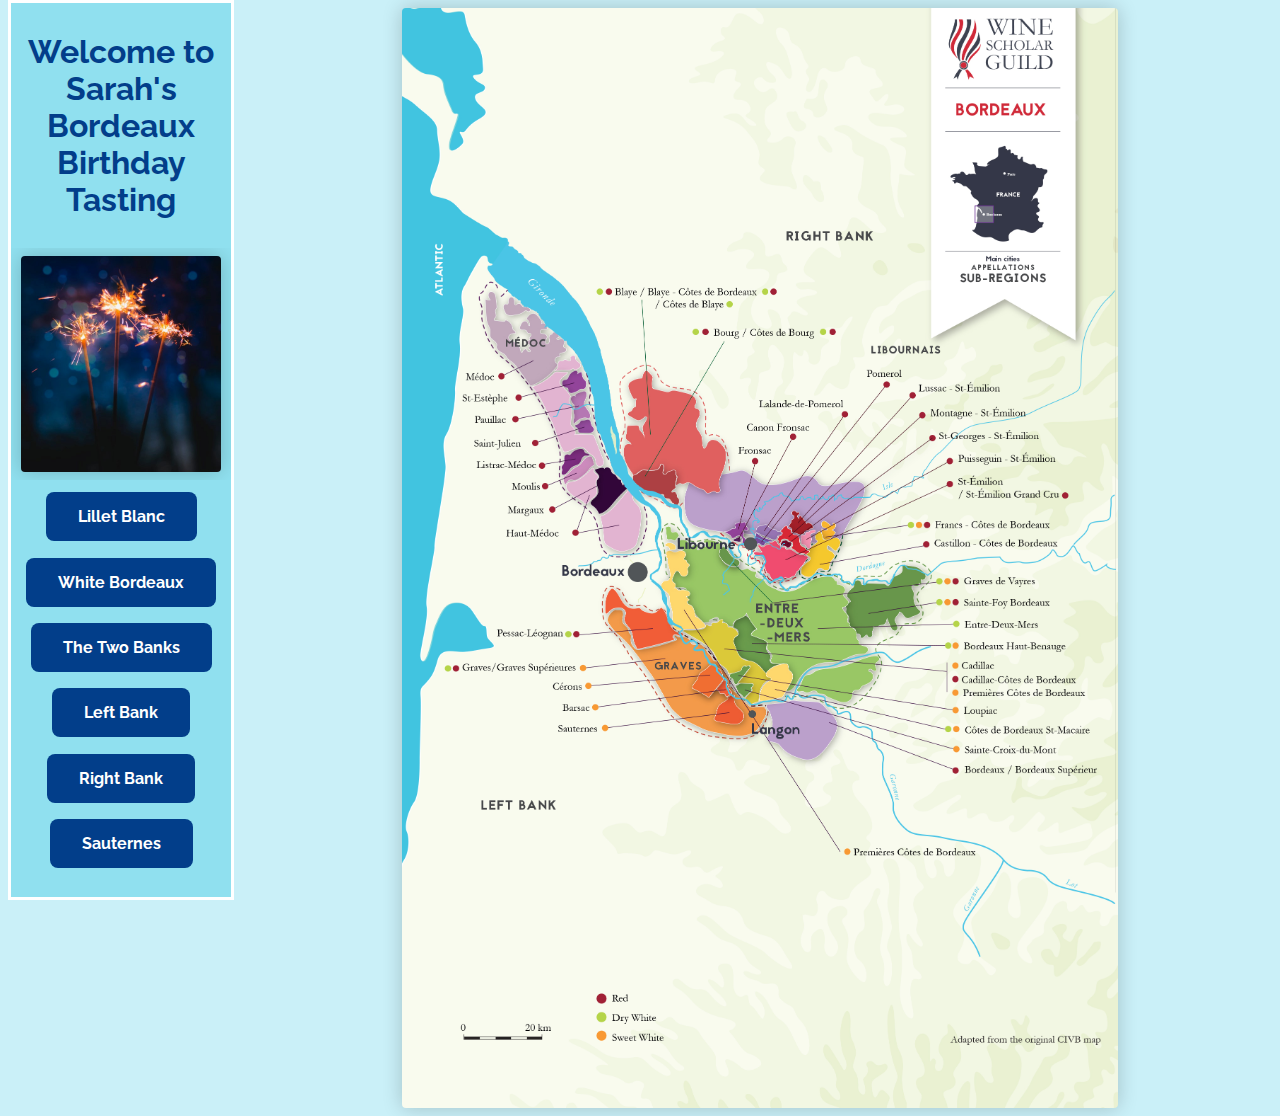
<file: index.html>
<!DOCTYPE html>
<html lang="en">
<head>
    <meta charset="UTF-8">
    <meta name="viewport" content="width=device-width, initial-scale=1.0">
    <title>Birthday Tasting</title>
    <link href="style.css" rel="stylesheet"/>
    <link href="https://fonts.googleapis.com/css2?family=Raleway:wght@300&display=swap" rel="stylesheet">
</head>
<body>
    <section class="sidebar">
        <img id= "birthday" src="BirthdayCandle.jpg" alt="Birthday sparklers">
        <header>
            <h1>Welcome to Sarah's Bordeaux Birthday Tasting</h1>
        </header>
        <nav>
            <!-- <a href="index.html">Home</a> -->
            <a href="lillet.html">Lillet Blanc</a>
            <a href="white.html">White Bordeaux</a>
            <a href="twobanks.html">The Two Banks</a>
            <a href="left.html">Left Bank</a>
            <a href="right.html">Right Bank</a>
            <a href="sauternes.html">Sauternes</a>
        </nav>
    </section>
    <main>
        <img id=bordeauxMap src="WSG_Bordeaux_map.jpg" alt="Map of the Bordeaux Wine Regions">
    </main>
</body>
</html>
</file>
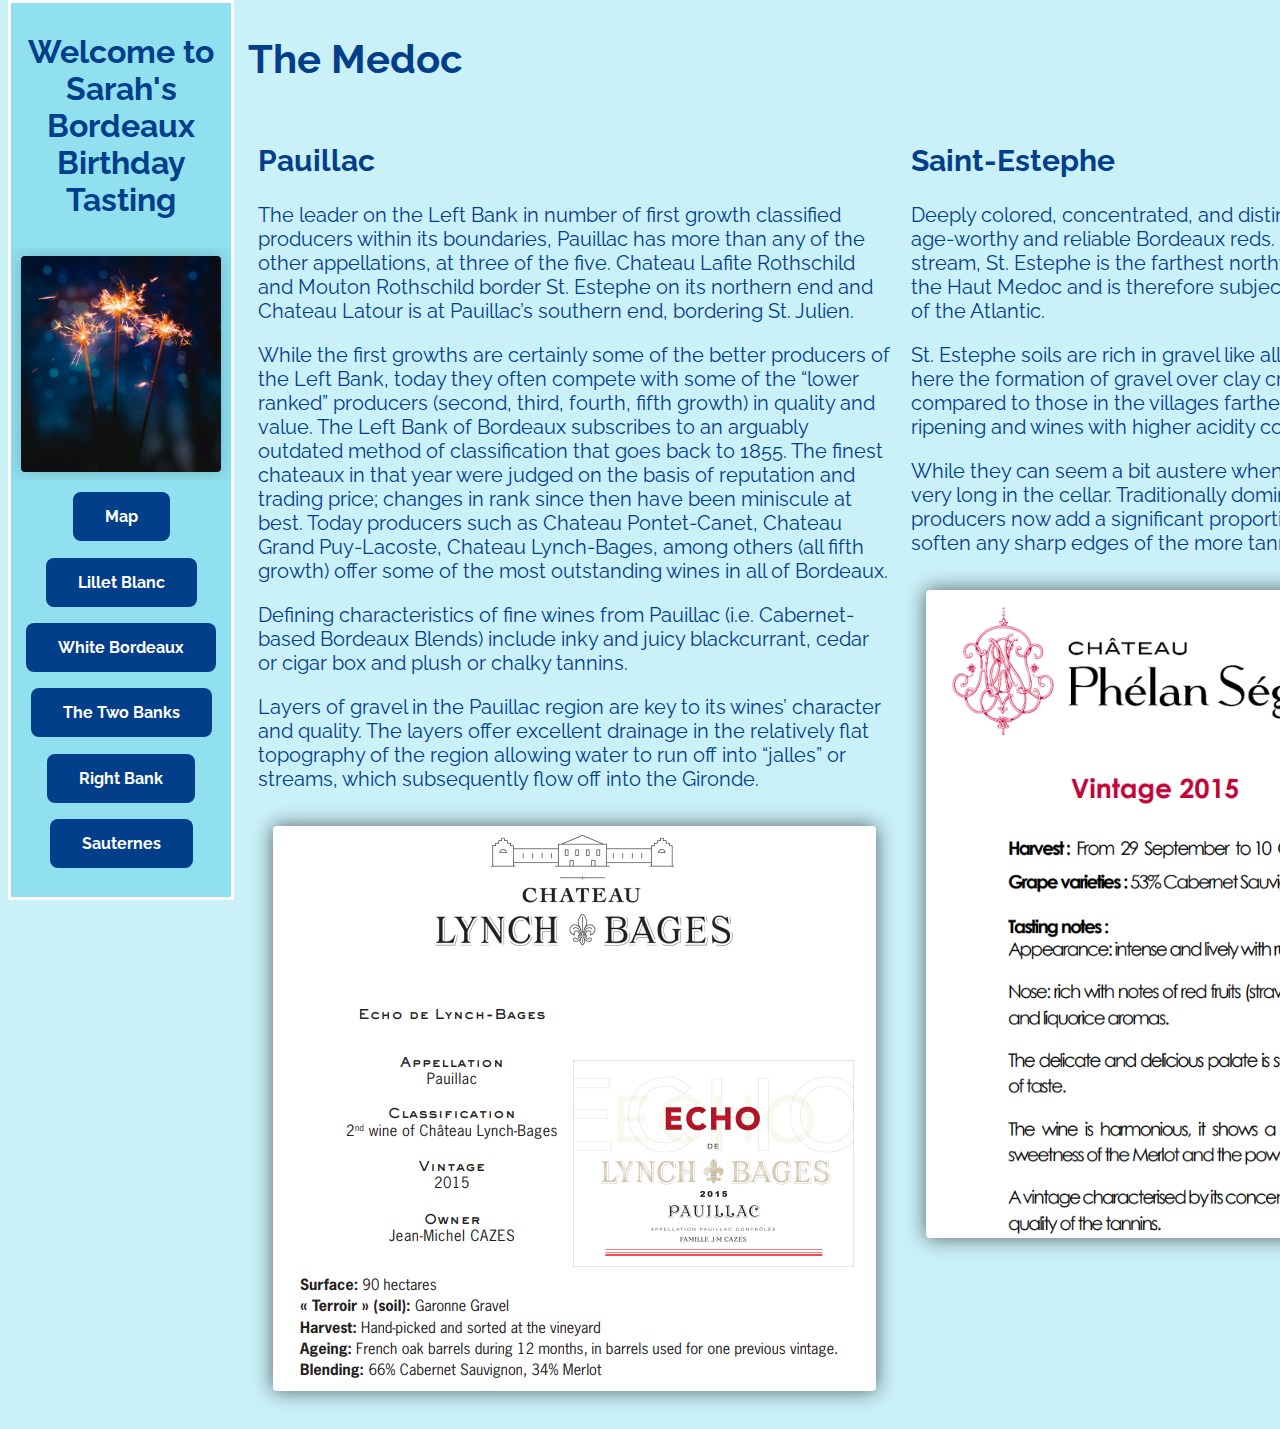
<file: left.html>
<!DOCTYPE html>
<html lang="en">
<head>
    <meta charset="UTF-8">
    <meta name="viewport" content="width=device-width, initial-scale=1.0">
    <title>Birthday Tasting</title>
    <link href="style.css" rel="stylesheet"/>
    <link href="https://fonts.googleapis.com/css2?family=Raleway:wght@300&display=swap" rel="stylesheet">
</head>
<body>
    <section class="sidebar">
        <img id= "birthday" src="BirthdayCandle.jpg" alt="Birthday sparklers">
        <header>
            <h1>Welcome to Sarah's Bordeaux Birthday Tasting</h1>
        </header>
        <nav>
            <a href="index.html">Map</a>
            <a href="lillet.html">Lillet Blanc</a>
            <a href="white.html">White Bordeaux</a>
            <a href="twobanks.html">The Two Banks</a>
            <!-- <a href="left.html">Left Bank</a> -->
            <a href="right.html">Right Bank</a>
            <a href="sauternes.html">Sauternes</a>
        </nav>
    </section>
    <main id="left">
        <h1 class="title">The Medoc</h1>
        <div id=pauillac>
            <h2>Pauillac</h2>
            <p>The leader on the Left Bank in number of first growth classified producers within its boundaries, Pauillac has more than any of the other appellations, at three of the five. Chateau Lafite Rothschild and Mouton Rothschild border St. Estephe on its northern end and Chateau Latour is at Pauillac’s southern end, bordering St. Julien.</p>
            <p>While the first growths are certainly some of the better producers of the Left Bank, today they often compete with some of the “lower ranked” producers (second, third, fourth, fifth growth) in quality and value. The Left Bank of Bordeaux subscribes to an arguably outdated method of classification that goes back to 1855. The finest chateaux in that year were judged on the basis of reputation and trading price; changes in rank since then have been miniscule at best. Today producers such as Chateau Pontet-Canet, Chateau Grand Puy-Lacoste, Chateau Lynch-Bages, among others (all fifth growth) offer some of the most outstanding wines in all of Bordeaux.</p>
            <p>Defining characteristics of fine wines from Pauillac (i.e. Cabernet-based Bordeaux Blends) include inky and juicy blackcurrant, cedar or cigar box and plush or chalky tannins.</p>
            <p>Layers of gravel in the Pauillac region are key to its wines’ character and quality. The layers offer excellent drainage in the relatively flat topography of the region allowing water to run off into “jalles” or streams, which subsequently flow off into the Gironde.</p>
            <img id="echo" src="echo.png" alt="Echo Info Sheet">
        </div>
        <div id=estephe>
            <h2>Saint-Estephe</h2>
            <p>Deeply colored, concentrated, and distinctive, St. Estephe is the go-to for great, age-worthy and reliable Bordeaux reds. Separated from Pauillac merely by a stream, St. Estephe is the farthest northwest of the highest classed villages of the Haut Medoc and is therefore subject to the most intense maritime influence of the Atlantic.</p>
            <p>St. Estephe soils are rich in gravel like all of the best sites of the Haut Medoc but here the formation of gravel over clay creates a cooler atmosphere for its vines compared to those in the villages farther downstream. This results in delayed ripening and wines with higher acidity compared to the other villages.</p>
            <p>While they can seem a bit austere when young, St. Estephe reds prove to live very long in the cellar. Traditionally dominated by Cabernet Sauvignon, many producers now add a significant proportion of Merlot to the blend, which will soften any sharp edges of the more tannic, Cabernet.</p>
            <img id="segur" src="segur.png" alt="Phelan Segur Info Sheet">
        </div>
    </main>
</body>
</html>
</file>
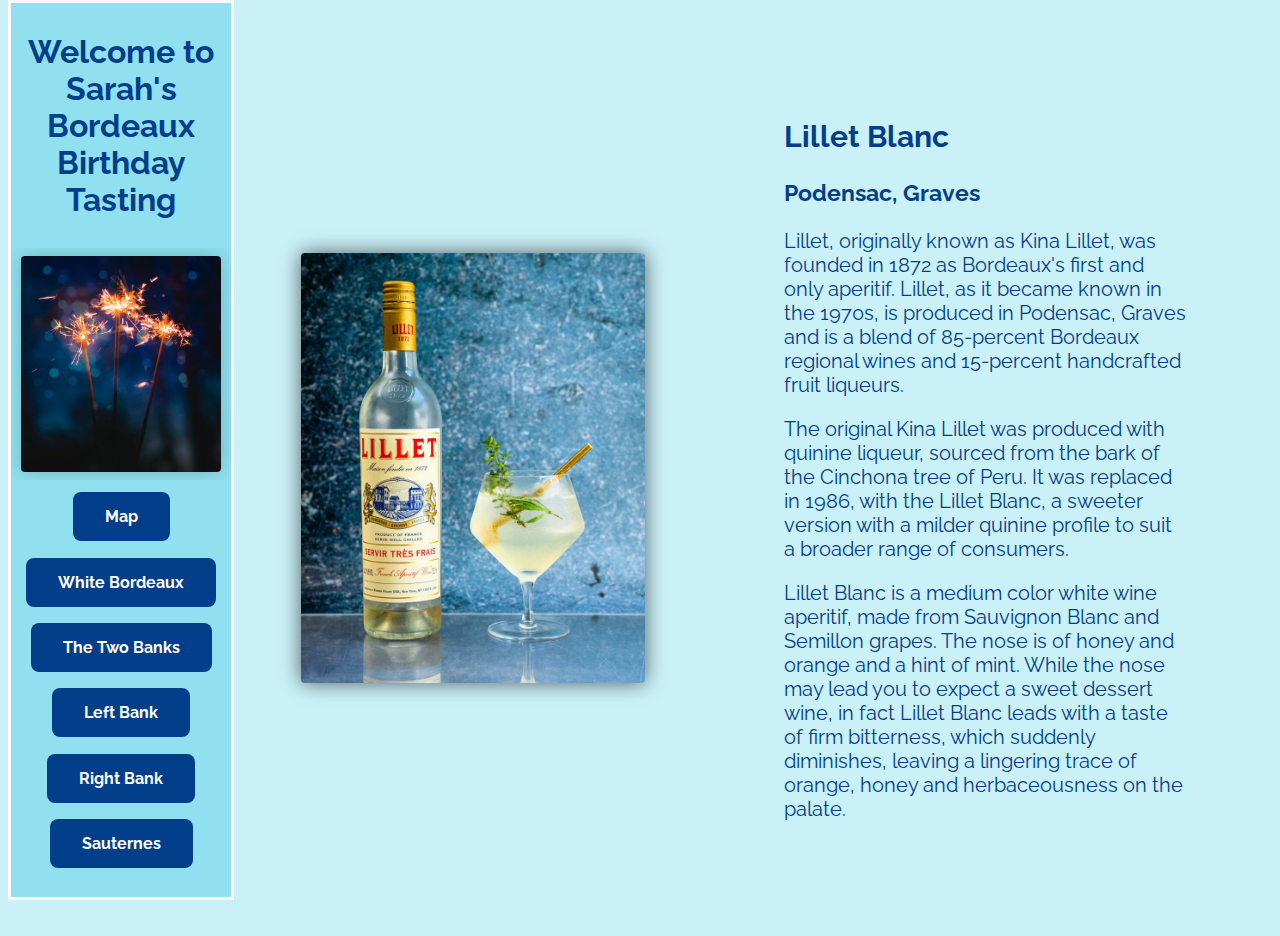
<file: lillet.html>
<!DOCTYPE html>
<html lang="en">
<head>
    <meta charset="UTF-8">
    <meta name="viewport" content="width=device-width, initial-scale=1.0">
    <title>Birthday Tasting</title>
    <link href="style.css" rel="stylesheet"/>
    <link href="https://fonts.googleapis.com/css2?family=Raleway:wght@300&display=swap" rel="stylesheet">
</head>
<body>
    <section class="sidebar">
        <img id= "birthday" src="BirthdayCandle.jpg" alt="Birthday sparklers">
        <header>
            <h1>Welcome to Sarah's Bordeaux Birthday Tasting</h1>
        </header>
        <nav>
            <a href="index.html">Map</a>
            <!-- <a href="lillet.html">Lillet Blanc</a> -->
            <a href="white.html">White Bordeaux</a>
            <a href="twobanks.html">The Two Banks</a>
            <a href="left.html">Left Bank</a>
            <a href="right.html">Right Bank</a>
            <a href="sauternes.html">Sauternes</a>
        </nav>
    </section>
    <main class="container">
        <div class="lillet">
            <h2>Lillet Blanc</h2>
            <h3>Podensac, Graves</h3>
            <p>Lillet, originally known as Kina Lillet, was founded in 1872 as Bordeaux's first and only aperitif. 
                Lillet, as it became known in the 1970s, is produced in Podensac, Graves and is a blend of 85-percent 
                Bordeaux regional wines and 15-percent handcrafted fruit liqueurs.</p>
            <p>The original Kina Lillet was produced with quinine liqueur, sourced from the bark of the Cinchona tree 
                of Peru. It was replaced in 1986, with the Lillet Blanc, a sweeter version with a milder quinine profile 
                to suit a broader range of consumers.</p>
            <p>Lillet Blanc is a medium color white wine aperitif, made from Sauvignon Blanc and Semillon 
                grapes. The nose is of honey and orange and a hint of mint. While the nose may lead you to expect 
                a sweet dessert wine, in fact Lillet Blanc leads with a taste of firm bitterness, which suddenly diminishes, 
                leaving a lingering trace of orange, honey and herbaceousness on the palate.</p>
        </div>
        <div class="lilletPhoto">
            <img src="lillet.jpg" alt="Lillet cocktail">
        </div>
    </main>
</body>
</html>
</file>
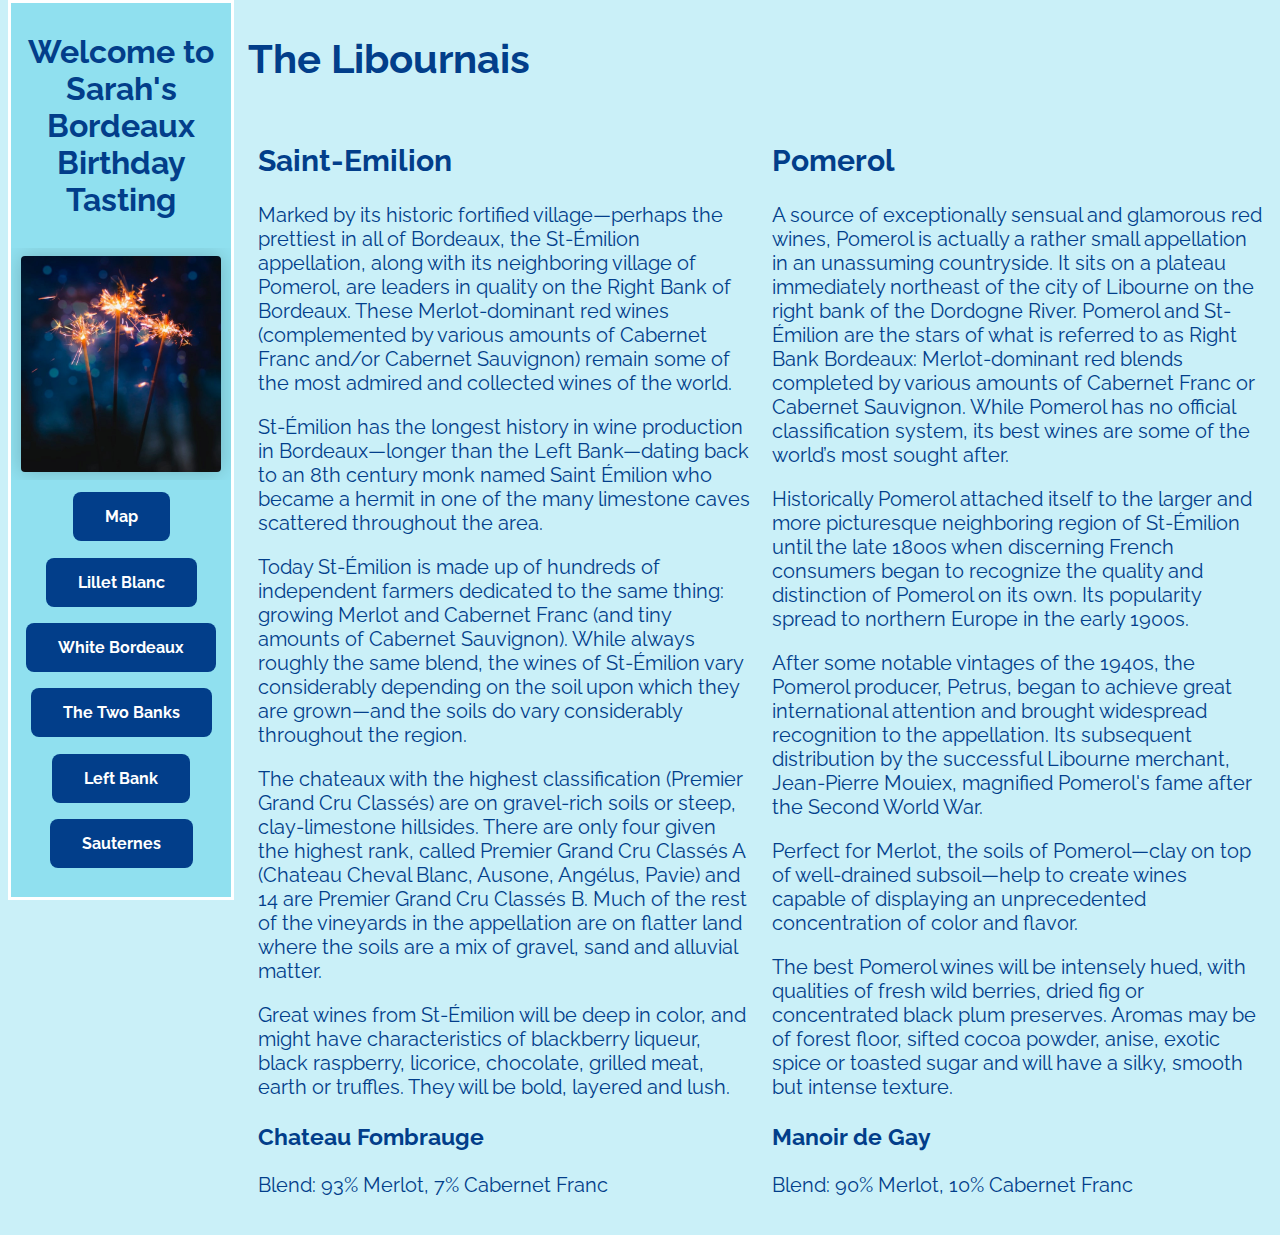
<file: right.html>
<!DOCTYPE html>
<html lang="en">
<head>
    <meta charset="UTF-8">
    <meta name="viewport" content="width=device-width, initial-scale=1.0">
    <title>Birthday Tasting</title>
    <link href="style.css" rel="stylesheet"/>
    <link href="https://fonts.googleapis.com/css2?family=Raleway:wght@300&display=swap" rel="stylesheet">
</head>
<body>
    <section class="sidebar">
        <img id= "birthday" src="BirthdayCandle.jpg" alt="Birthday sparklers">
        <header>
            <h1>Welcome to Sarah's Bordeaux Birthday Tasting</h1>
        </header>
        <nav>
            <a href="index.html">Map</a>
            <a href="lillet.html">Lillet Blanc</a>
            <a href="white.html">White Bordeaux</a>
            <a href="twobanks.html">The Two Banks</a>
            <a href="left.html">Left Bank</a>
            <!-- <a href="right.html">Right Bank</a> -->
            <a href="sauternes.html">Sauternes</a>
        </nav>
    </section>
    <main id="right">
        <h1 class="title">The Libournais</h1>
        <div id=emilion>
            <h2>Saint-Emilion</h2>
            <p>Marked by its historic fortified village—perhaps the prettiest in all of Bordeaux, the St-Émilion appellation, along with its neighboring village of Pomerol, are leaders in quality on the Right Bank of Bordeaux. These Merlot-dominant red wines (complemented by various amounts of Cabernet Franc and/or Cabernet Sauvignon) remain some of the most admired and collected wines of the world.</p>
            <p>St-Émilion has the longest history in wine production in Bordeaux—longer than the Left Bank—dating back to an 8th century monk named Saint Émilion who became a hermit in one of the many limestone caves scattered throughout the area.</p>
            <p>Today St-Émilion is made up of hundreds of independent farmers dedicated to the same thing: growing Merlot and Cabernet Franc (and tiny amounts of Cabernet Sauvignon). While always roughly the same blend, the wines of St-Émilion vary considerably depending on the soil upon which they are grown—and the soils do vary considerably throughout the region.</p>
            <p>The chateaux with the highest classification (Premier Grand Cru Classés) are on gravel-rich soils or steep, clay-limestone hillsides. There are only four given the highest rank, called Premier Grand Cru Classés A (Chateau Cheval Blanc, Ausone, Angélus, Pavie) and 14 are Premier Grand Cru Classés B. Much of the rest of the vineyards in the appellation are on flatter land where the soils are a mix of gravel, sand and alluvial matter.</p>
            <p>Great wines from St-Émilion will be deep in color, and might have characteristics of blackberry liqueur, black raspberry, licorice, chocolate, grilled meat, earth or truffles. They will be bold, layered and lush.</p>
            <h3>Chateau Fombrauge</h3>
            <p>Blend: 93% Merlot, 7% Cabernet Franc</p>
        </div>
        <div id=pomerol>
            <h2>Pomerol</h2>
            <p>A source of exceptionally sensual and glamorous red wines, Pomerol is actually a rather small appellation in an unassuming countryside. It sits on a plateau immediately northeast of the city of Libourne on the right bank of the Dordogne River. Pomerol and St-Émilion are the stars of what is referred to as Right Bank Bordeaux: Merlot-dominant red blends completed by various amounts of Cabernet Franc or Cabernet Sauvignon. While Pomerol has no official classification system, its best wines are some of the world’s most sought after.</p>
            <p>Historically Pomerol attached itself to the larger and more picturesque neighboring region of St-Émilion until the late 1800s when discerning French consumers began to recognize the quality and distinction of Pomerol on its own. Its popularity spread to northern Europe in the early 1900s.</p>
            <p>After some notable vintages of the 1940s, the Pomerol producer, Petrus, began to achieve great international attention and brought widespread recognition to the appellation. Its subsequent distribution by the successful Libourne merchant, Jean-Pierre Mouiex, magnified Pomerol's fame after the Second World War.</p>
            <p>Perfect for Merlot, the soils of Pomerol—clay on top of well-drained subsoil—help to create wines capable of displaying an unprecedented concentration of color and flavor.</p>
            <p>The best Pomerol wines will be intensely hued, with qualities of fresh wild berries, dried fig or concentrated black plum preserves. Aromas may be of forest floor, sifted cocoa powder, anise, exotic spice or toasted sugar and will have a silky, smooth but intense texture.</p>
            <h3>Manoir de Gay</h3>
            <p>Blend: 90% Merlot, 10% Cabernet Franc</p>
        </div>
    </main>
</body>
</html>
</file>
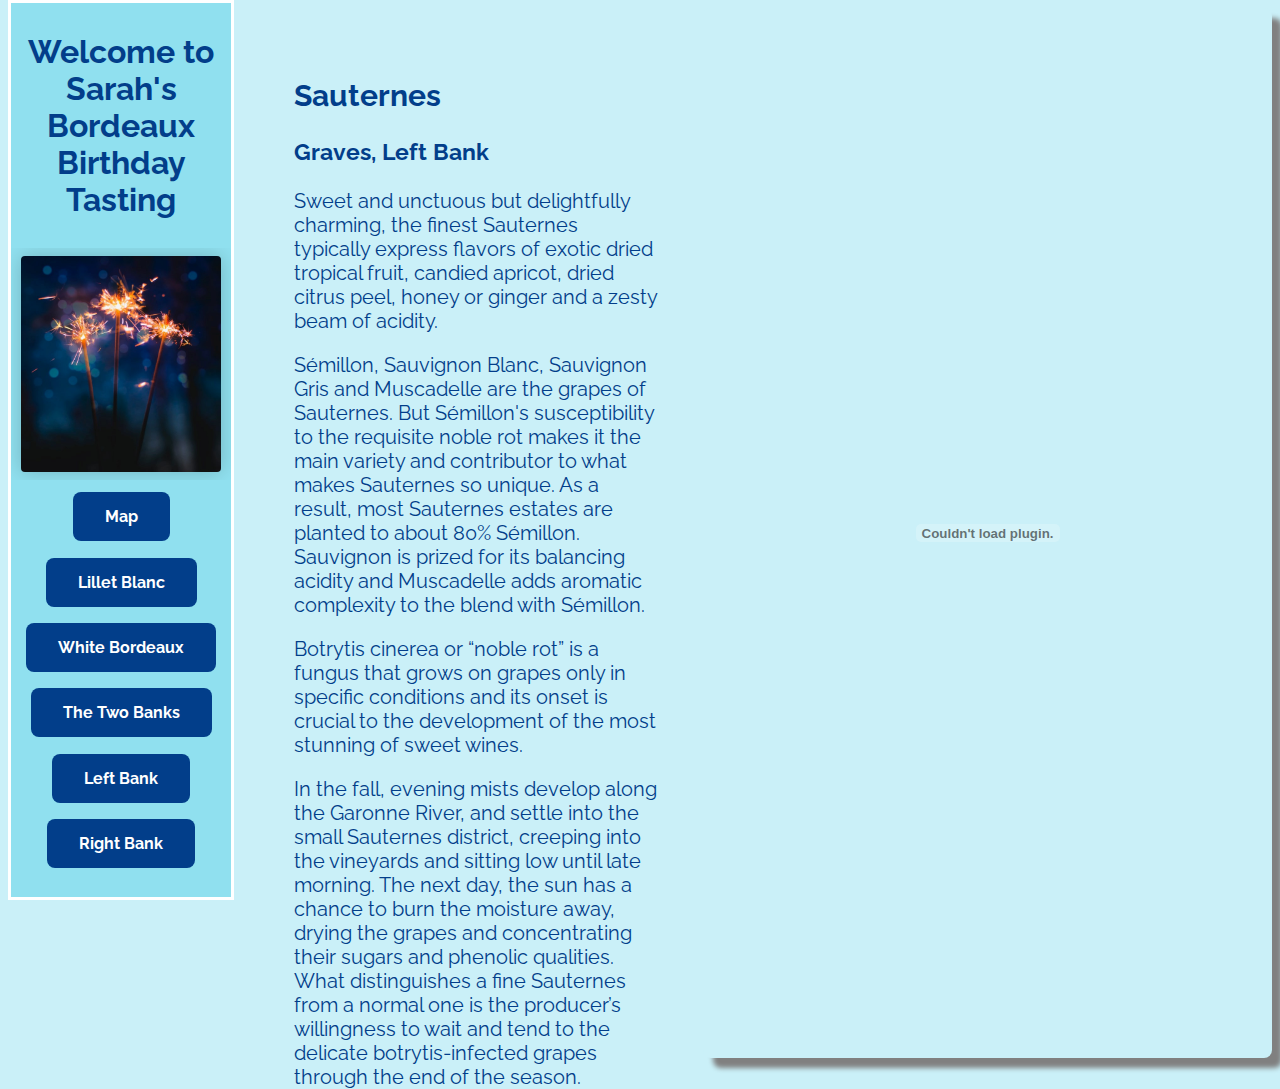
<file: sauternes.html>
<!DOCTYPE html>
<html lang="en">
<head>
    <meta charset="UTF-8">
    <meta name="viewport" content="width=device-width, initial-scale=1.0">
    <title>Birthday Tasting</title>
    <link href="style.css" rel="stylesheet"/>
    <link href="https://fonts.googleapis.com/css2?family=Raleway:wght@300&display=swap" rel="stylesheet">
</head>

<body>
    <section class="sidebar">
        <img id= "birthday" src="BirthdayCandle.jpg" alt="Birthday sparklers">
        <header>
            <h1>Welcome to Sarah's Bordeaux Birthday Tasting</h1>
        </header>
        <nav>
            <a href="index.html">Map</a>
            <a href="lillet.html">Lillet Blanc</a>
            <a href="white.html">White Bordeaux</a>
            <a href="twobanks.html">The Two Banks</a>
            <a href="left.html">Left Bank</a>
            <a href="right.html">Right Bank</a>
            <!-- <a href="sauternes.html">Sauternes</a> -->
        </nav>
    </section>
    <main class="info">
        <section id=sautInfo>
            <h2>Sauternes</h2>
            <h3>Graves, Left Bank</h3>
            <p>Sweet and unctuous but delightfully charming, the finest Sauternes typically express flavors 
            of exotic dried tropical fruit, candied apricot, dried citrus peel, honey or ginger and a zesty 
            beam of acidity.</p>
            <p>Sémillon, Sauvignon Blanc, Sauvignon Gris and Muscadelle are the grapes of Sauternes. But Sémillon's 
            susceptibility to the requisite noble rot makes it the main variety and contributor to what makes 
            Sauternes so unique. As a result, most Sauternes estates are planted to about 80% Sémillon. Sauvignon 
            is prized for its balancing acidity and Muscadelle adds aromatic complexity to the blend with Sémillon.</p>
            <p>Botrytis cinerea or “noble rot” is a fungus that grows on grapes only in specific conditions and its 
            onset is crucial to the development of the most stunning of sweet wines.</p>
            <p>In the fall, evening mists develop along the Garonne River, and settle into the small Sauternes 
            district, creeping into the vineyards and sitting low until late morning. The next day, the sun 
            has a chance to burn the moisture away, drying the grapes and concentrating their sugars and phenolic 
            qualities. What distinguishes a fine Sauternes from a normal one is the producer’s willingness to wait 
            and tend to the delicate botrytis-infected grapes through the end of the season.</p>
            <!-- <h3>Chateau Villefranche</h3>
            <p>Château Villefranche is recognised as one of the oldest wine estates in the Sauternes region. 
                It has been in the Guinabert family since the mid XVII century. The estate extends over to the 
                Haut-Barsac plateau with its rich argilo-calcareous (clay and limestone) soil types.</p>
             -->
        </section>
        <section id=sautInfograph>
            <embed src="Villefranche_TS_01.pdf" width="800px" height="1050px" />
            <!-- <img src="Sauternes.jpg" alt="Sauternes infograph"> -->
        </section>
    </main>
</body>
</html>
</file>
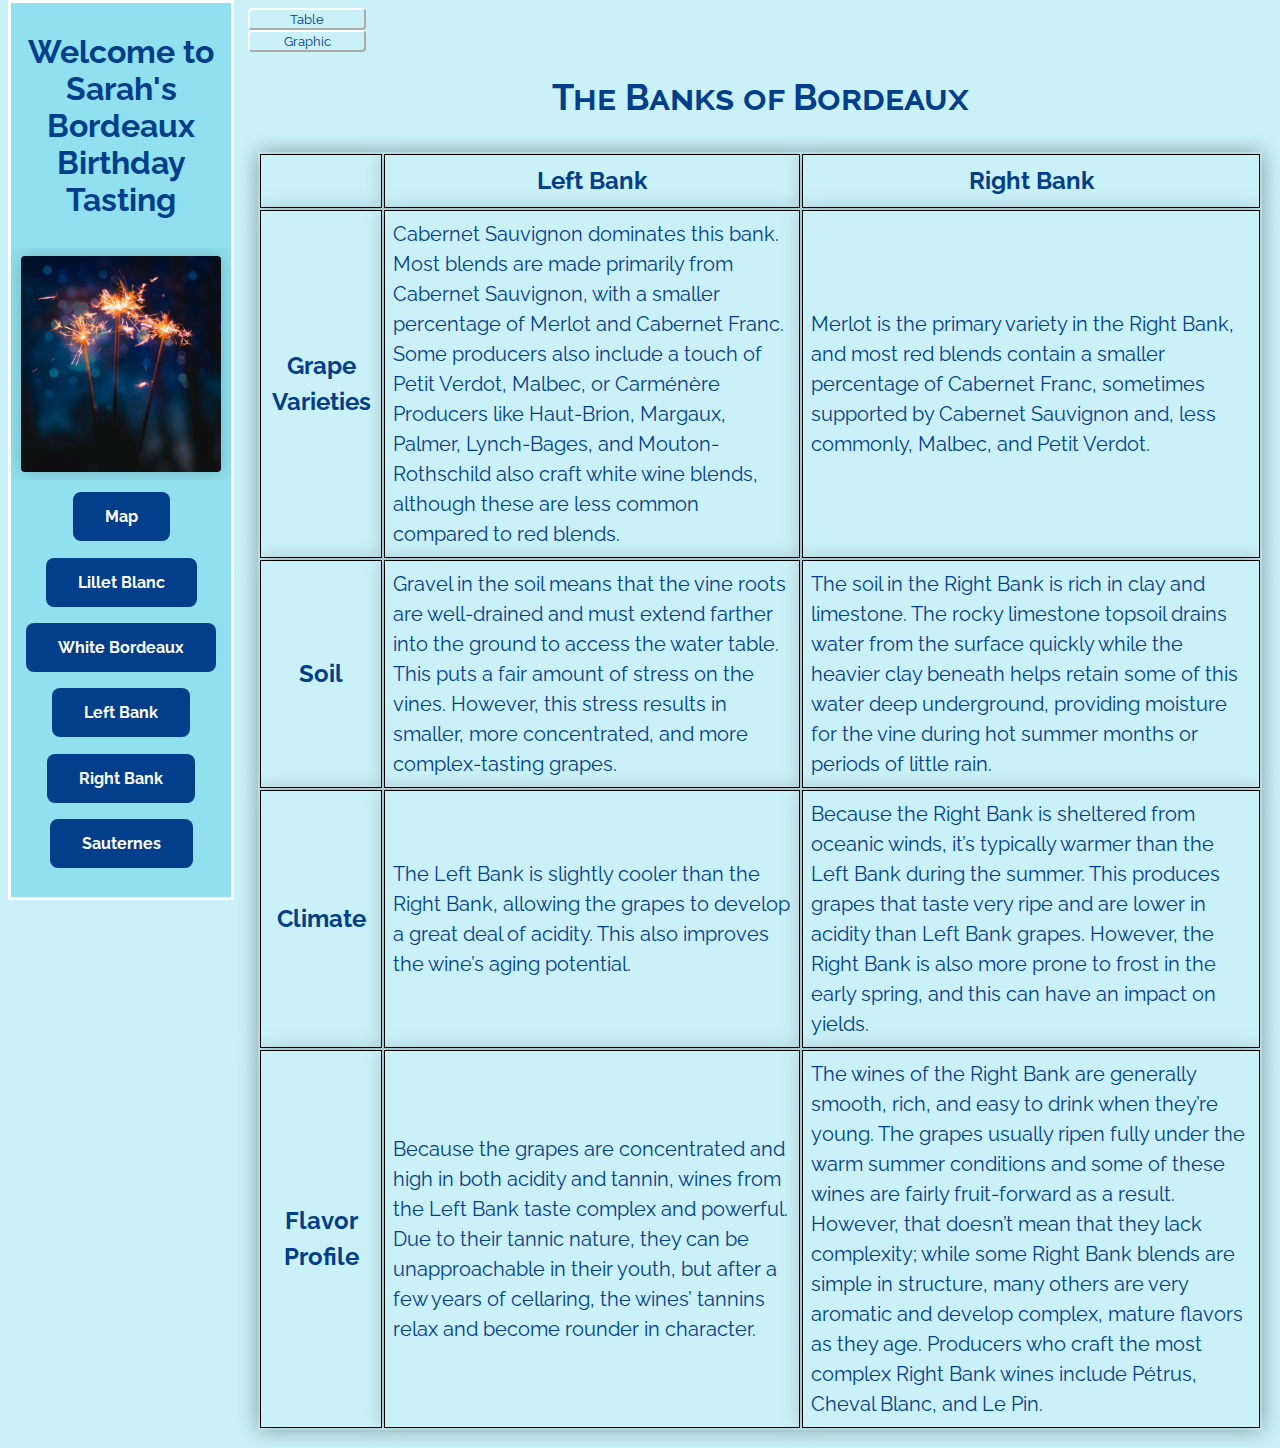
<file: twobanks.html>
<!DOCTYPE html>
<html lang="en">
<head>
    <meta charset="UTF-8">
    <meta name="viewport" content="width=device-width, initial-scale=1.0">
    <title>Birthday Tasting</title>
    <link href="style.css" rel="stylesheet"/>
    <link href="https://fonts.googleapis.com/css2?family=Raleway:wght@300&display=swap" rel="stylesheet">
</head>
<body>
    <section class="sidebar">
        <img id= "birthday" src="BirthdayCandle.jpg" alt="Birthday sparklers">
        <header>
            <h1>Welcome to Sarah's Bordeaux Birthday Tasting</h1>
        </header>
        <nav>
            <a href="index.html">Map</a>
            <a href="lillet.html">Lillet Blanc</a>
            <a href="white.html">White Bordeaux</a>
            <!-- <a href="twobanks.html">The Two Banks</a> -->
            <a href="left.html">Left Bank</a>
            <a href="right.html">Right Bank</a>
            <a href="sauternes.html">Sauternes</a>
        </nav>
    </section>
    <main>
        <button id="bt1">Table</button>
        <button id="bt2">Graphic</button>
        <section id="twoBanks">
            <h1>The Banks of Bordeaux</h1>
            <table id="one" class="unstyledTable">
                <thead>
                    <tr>
                        <th></th>
                        <th>Left Bank</th>
                        <th>Right Bank</th>
                    </tr>
                </thead>
                <tbody>
                    <tr>
                        <th>Grape Varieties</th>
                        <td>Cabernet Sauvignon dominates this bank. Most blends are made primarily from Cabernet Sauvignon, with a smaller percentage of Merlot and Cabernet Franc. Some producers also include a touch of Petit Verdot, Malbec, or Carménère Producers like Haut-Brion, Margaux, Palmer, Lynch-Bages, and Mouton-Rothschild also craft white wine blends, although these are less common compared to red blends. </td>
                        <td>Merlot is the primary variety in the Right Bank, and most red blends contain a smaller percentage of Cabernet Franc, sometimes supported by Cabernet Sauvignon and, less commonly, Malbec, and Petit Verdot.</td>
                    </tr>
                    <tr>
                        <th>Soil</th>
                        <td>Gravel in the soil means that the vine roots are well-drained and must extend farther into the ground to access the water table. This puts a fair amount of stress on the vines. However, this stress results in smaller, more concentrated, and more complex-tasting grapes.</td>
                        <td>The soil in the Right Bank is rich in clay and limestone. The rocky limestone topsoil drains water from the surface quickly while the heavier clay beneath helps retain some of this water deep underground, providing moisture for the vine during hot summer months or periods of little rain.</td>
                    </tr>
                    <tr>
                        <th>Climate</th>
                        <td>The Left Bank is slightly cooler than the Right Bank, allowing the grapes to develop a great deal of acidity. This also improves the wine’s aging potential.</td>
                        <td>Because the Right Bank is sheltered from oceanic winds, it’s typically warmer than the Left Bank during the summer. This produces grapes that taste very ripe and are lower in acidity than Left Bank grapes. However, the Right Bank is also more prone to frost in the early spring, and this can have an impact on yields.</td>
                    </tr>
                    <tr>
                        <th>Flavor Profile</th>
                        <td>Because the grapes are concentrated and high in both acidity and tannin, wines from the Left Bank taste complex and powerful. Due to their tannic nature, they can be unapproachable in their youth, but after a few years of cellaring, the wines’ tannins relax and become rounder in character.</td>
                        <td>The wines of the Right Bank are generally smooth, rich, and easy to drink when they’re young. The grapes usually ripen fully under the warm summer conditions and some of these wines are fairly fruit-forward as a result. However, that doesn’t mean that they lack complexity; while some Right Bank blends are simple in structure, many others are very aromatic and develop complex, mature flavors as they age. Producers who craft the most complex Right Bank wines include Pétrus, Cheval Blanc, and Le Pin.</td>
                    </tr>
                </tbody>
            </table>
            <img id="two" class="twoBanks" style="display: none" src="twobanks.png">
        </section>
        <script>
            function swap(one, two) {
                document.getElementById(one).style.display = 'block';
                document.getElementById(two).style.display = 'none';
            }
            document.getElementById('bt1').addEventListener('click',function(e){
                swap('one','two');
            });
            document.getElementById('bt2').addEventListener('click',function(e){
                swap('two','one');
            });
            </script>
    </main>
</body>
</html>
</file>
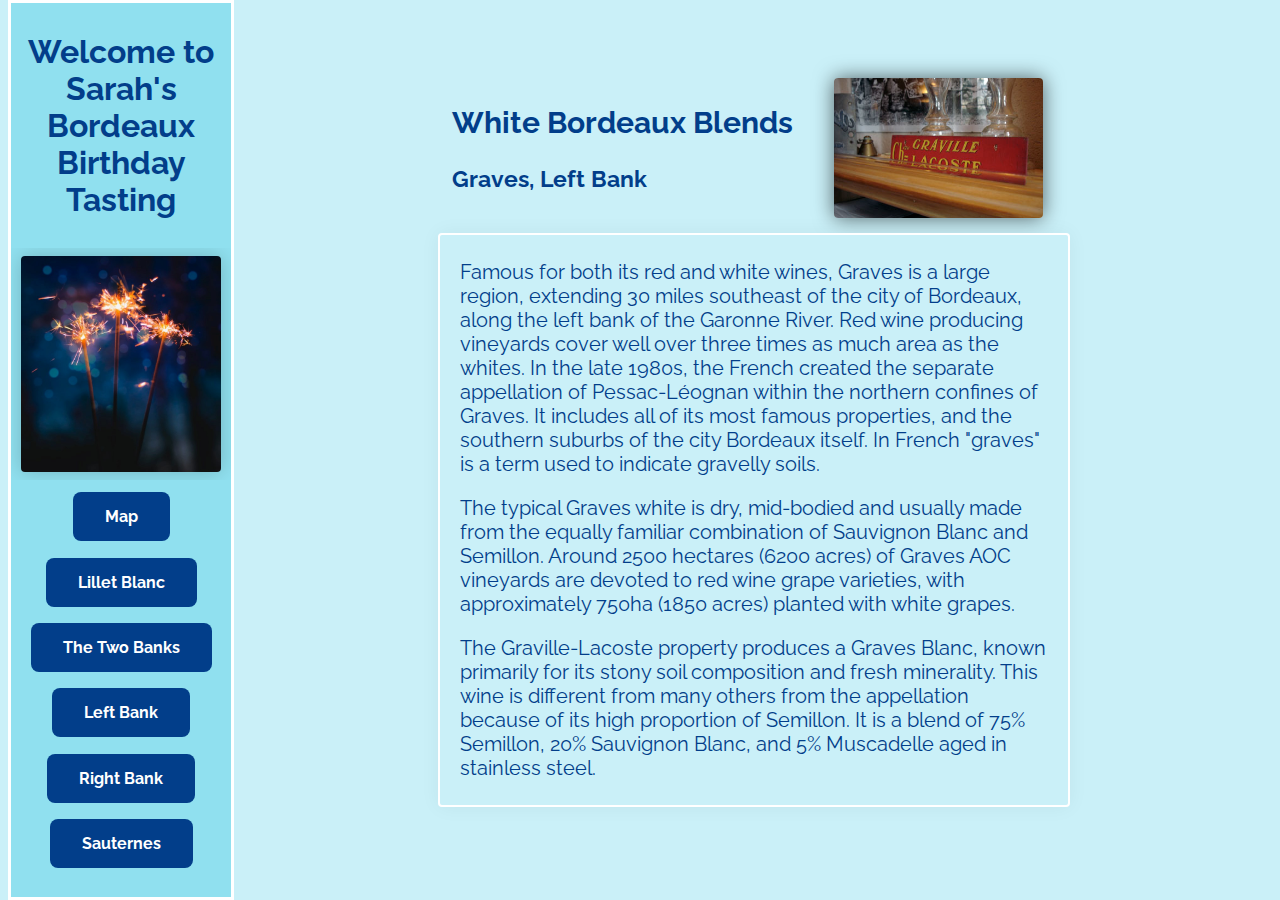
<file: white.html>
<!DOCTYPE html>
<html lang="en">
<head>
    <meta charset="UTF-8">
    <meta name="viewport" content="width=device-width, initial-scale=1.0">
    <title>Birthday Tasting</title>
    <link href="style.css" rel="stylesheet"/>
    <link href="https://fonts.googleapis.com/css2?family=Raleway:wght@300&display=swap" rel="stylesheet">
</head>
<body>
    <section class="sidebar">
        <img id= "birthday" src="BirthdayCandle.jpg" alt="Birthday sparklers">
        <header>
            <h1>Welcome to Sarah's Bordeaux Birthday Tasting</h1>
        </header>
        <nav>
            <a href="index.html">Map</a>
            <a href="lillet.html">Lillet Blanc</a>
            <!-- <a href="white.html">White Bordeaux</a> -->
            <a href="twobanks.html">The Two Banks</a>
            <a href="left.html">Left Bank</a>
            <a href="right.html">Right Bank</a>
            <a href="sauternes.html">Sauternes</a>
        </nav>
    </section>
    <main class=graville>
        <div id=gravilleTitle>
            <h2>White Bordeaux Blends</h2>
            <h3>Graves, Left Bank</h3>
        </div>
        <img id=graville src="graville.jpg" alt="A classic Chateau Graville-Lacoste sign">
        <div id=gravilleInfo>
            <p>
                Famous for both its red and white wines, Graves is a large region, extending 30 miles southeast of the city of 
                Bordeaux, along the left bank of the Garonne River. Red wine producing vineyards cover well over three times as 
                much area as the whites. In the late 1980s, the French created the separate appellation of Pessac-Léognan within 
                the northern confines of Graves. It includes all of its most famous properties, and the southern suburbs of the 
                city Bordeaux itself. In French "graves" is a term used to indicate gravelly soils.
            </p>
            <p>
                The typical Graves white is dry, mid-bodied and usually made from the equally familiar combination of Sauvignon 
                Blanc and Semillon. Around 2500 hectares (6200 acres) of Graves AOC vineyards are devoted to red wine grape 
                varieties, with approximately 750ha (1850 acres) planted with white grapes.
            </p>
            <p>
                The Graville-Lacoste property produces a Graves Blanc, known primarily for its stony soil composition and fresh 
                minerality. This wine is different from many others from the appellation because of its high proportion of Semillon.
                It is a blend of 75% Semillon, 20% Sauvignon Blanc, and 5% Muscadelle aged in stainless steel.
            </p>
        </div>
    </main>
</body>
</html>
</file>
<file: style.css>
* {
    box-sizing: content-box;
    font-family: Raleway, sans-serif;
    background-color: #caf0f8;
    color: #023e8a;
}

header {
    background-color: #90e0ef;
    grid-area: header;
    display: flex;
    text-align: center;
}

#birthday {
    background-color: #90e0ef;
    display: flex;
    grid-area: image;
    width: 200px;
    height: auto;
    justify-self: center;
    align-self: center;
    flex-grow: 1;
    box-shadow: 0 0 20px rgba(0, 0, 0, 0.2);
    border-radius: 4px;
}

header h1 {
    background-color: #90e0ef;
    display: flex;
    flex-wrap: wrap;
    justify-content: center;
    justify-self: center;
    justify-items: center;
    align-self: center;
    font-size: 32px;
}

nav {
    background-color: #90e0ef;
    grid-area: nav;
    display: flex;
    flex-direction: column;
    justify-content: space-evenly;
    align-self: stretch;
    align-items: center;
    height: 400px;
    text-align: center;
}
nav a {
    text-decoration: none;
    background-color: #023e8a;
    border: none;
    color: white;
    padding: 15px 32px;
    text-align: center;
    text-decoration: none;
    display: inline-block;
    font-size: 16px;
    font-weight: bold;
    margin: 4px 2px;
    cursor: pointer;
    border-radius: 8px;
}

main {
    padding-left: 240px;
    /* grid-area: info; */
    display: flex;
    flex-direction: column;
    justify-content: space-around;
}

img#bordeauxMap {
    width: 70%;
    height: auto;
    justify-content: center;
    align-self: center;
    box-shadow: 0 0 20px rgba(0, 0, 0, 0.2);
    border-radius: 4px;
}

.sidebar {
    display: grid;
    grid-template-areas: 
    "header"
    "image"
    "nav";
    position: fixed;
    width: 220px;
    overflow-y: auto;
    top: 0;
    bottom: 0;
    background-color: #90e0ef;
    border: white solid 3px;
}

main.info {
    display: grid;
    grid-template-areas: 
    "sautInfo sautInfograph";
    grid-template-rows: 100px auto;
    grid-template-columns: 1fr 1.25fr;
}

section#sautInfo {
    padding: 10%;
    grid-area: sautInfo;
    font-size: 20px;
}

section#sautInfograph {
    grid-area: sautInfograph;
    justify-self: center;
}

section#sautInfograph > embed {
    box-shadow: 10px 10px 5px grey;
    border-radius: 8px;
    /* max-height: 900px;
    min-height: 500px;
    width: auto; */
    max-width: 100%;
    max-height: auto;
    display: block;
    margin: 0 auto;
}

.unstyledTable {
    margin: 10px;
    box-shadow: 0 0 20px rgba(0, 0, 0, 0.20);
}

th, td {
    border: 1px solid black;
    padding: 8px;
    box-shadow: 0 0 20px rgba(0, 0, 0, 0.20);
    line-height: 1.5;
    font-size: 20px;
}

th {
    font-size: 24px;
}

section#twoBanks {
    display: grid;
    grid-template-areas:
    "title" 
    "tables" 
    "graphic";
}

table.unstyledTable {
grid-area: tables;
}

img.twoBanks {
    grid-area: graphic;
    justify-self: center;
    box-shadow: 0 0 20px rgba(0, 0, 0, 0.20);
    }

#twoBanks > h1 {
    grid-area: title;
    font-size: 36px;
    font-variant: small-caps;
    justify-self: center;
}

button {
    border-color: white;
    width: 10%;
    border-radius: 4px;
}

.container {
    display: grid;
    grid-template-areas: 
    "picture description";
}

.lilletPhoto {
    display: flex;
    justify-content: center;
    align-self: center;
    padding: 5%;

}

.lilletPhoto > img {
    width: 85%;
    height: auto;
    margin: 15px;
    border-radius: 4px;
    box-shadow: 0 0 20px rgba(0, 0, 0, 0.60);
}

.lillet {
    grid-area: description;
    font-size: 20px;
    padding: 15%;
}

#graville {
    grid-area: pic;
    width: 80%;
    height: auto;
    margin: 15px;
    border-radius: 4px;
    box-shadow: 0 0 20px rgba(0, 0, 0, 0.60);
    justify-self: center;
    align-self: center;
}
#gravilleTitle {
    grid-area: title;
    justify-self: center;
    align-self: center;
}

#gravilleInfo {
    grid-area: info;
    padding: 5px 15px 5px 20px;
    border: white solid 2px;
    box-shadow: 0 0 20px rgba(0, 0, 0, 0.05);
    border-radius: 4px;
}

main.graville {
    display: grid;
    grid-template-areas: 
    "title pic"
    "info info";
    font-size: 20px;
    width: 50%;
    height: auto;
    margin: 5% 15% 5% 15%;
}

main#right {
    display: grid;
    grid-template-areas: 
    "title title"
    "emilion pomerol";
    font-size: 20px;
}

h1.title {
    grid-area: title;
}

#emilion {
    grid-area: emilion;
    padding: 10px;
}

#pomerol {
    grid-area: pomerol;
    padding: 10px;
}

main#left {
    display: grid;
    grid-template-areas: 
    "title title"
    "pauillac estephe"
    "echo segur";
    font-size: 20px;
}

h1.title {
    grid-area: title;
}

#pauillac {
    grid-area: pauillac;
    padding: 10px;
}

#estephe {
    grid-area: estephe;
    padding: 10px;
}

#echo {
    grid-area: echo;
    margin: 15px;
    border-radius: 4px;
    box-shadow: 0 0 20px rgba(0, 0, 0, 0.60);
    justify-content: center;
    align-self: center;
}

#segur {
    grid-area: segur;
    margin: 15px;
    border-radius: 4px;
    box-shadow: 0 0 20px rgba(0, 0, 0, 0.60);
}
</file>
